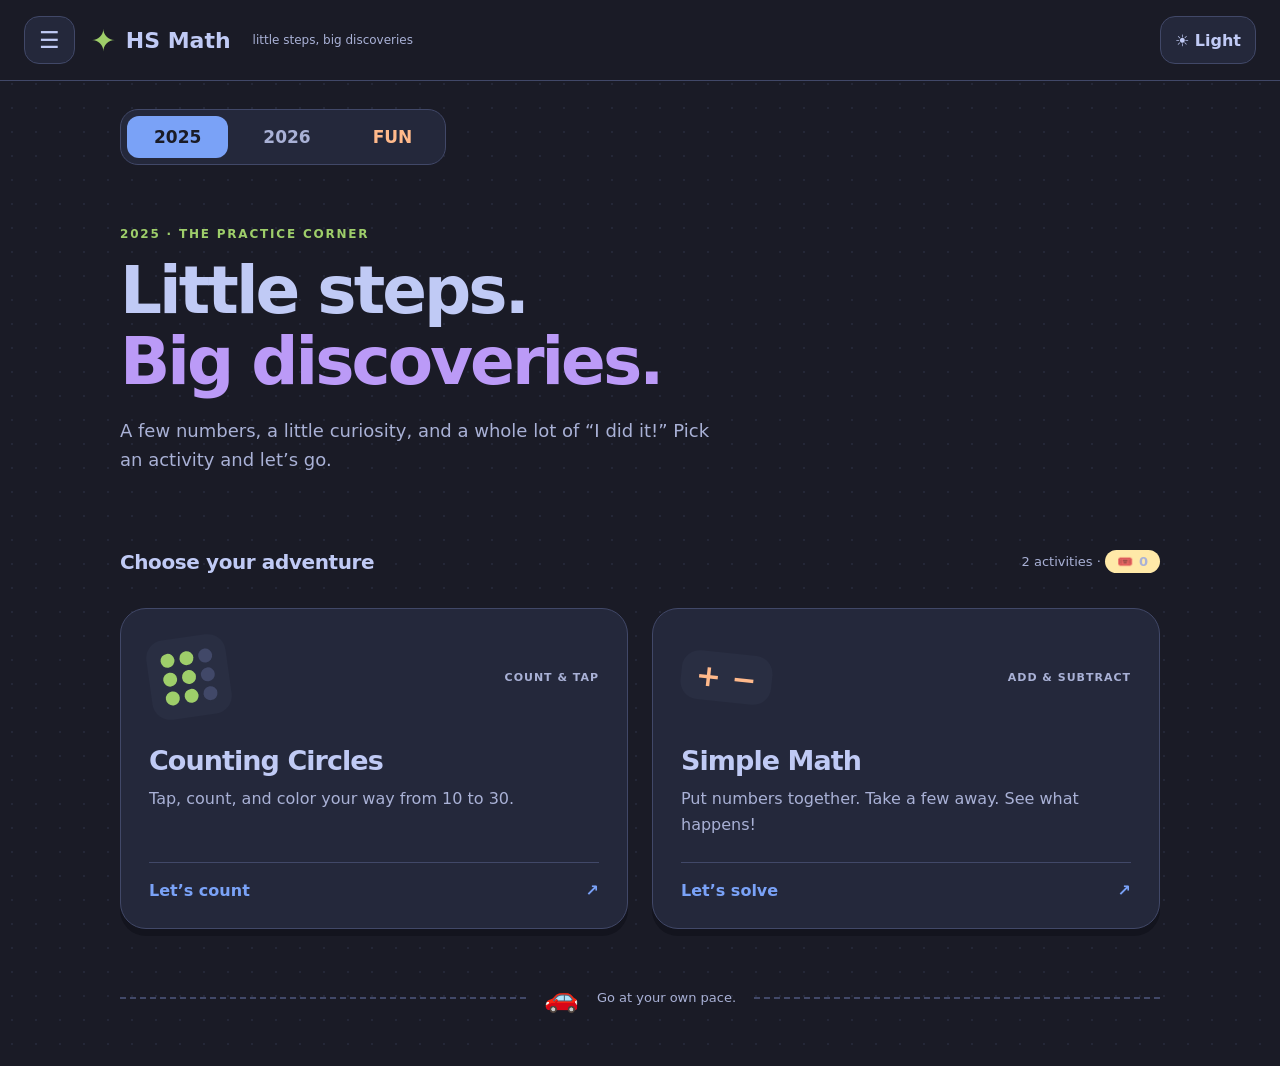
<file: index.html>
<!DOCTYPE html>
<html lang="en">
<head>
<meta charset="UTF-8">
<meta name="viewport" content="width=device-width, initial-scale=1.0">
<meta name="apple-mobile-web-app-capable" content="yes">
<meta name="apple-mobile-web-app-status-bar-style" content="black-translucent">
<link rel="manifest" href="manifest.json">
<title>HS Math</title>
<script>
// A drawer reload gives every page asset the same fresh cache key.
(() => {
  const token = new URLSearchParams(location.search).get('_refresh');
  const suffix = token && /^\d+$/.test(token) ? '?v=' + token : '';
  document.write("<script " + "src=\"theme.js" + suffix + "\"><\/script>\n<link rel=\"stylesheet\" " + "href=\"site.css" + suffix + "\">\n<script " + "src=\"lessons.js" + suffix + "\" defer><\/script>\n<script " + "src=\"fun-gate.js" + suffix + "\" defer><\/script>\n<script " + "src=\"tickets.js" + suffix + "\" defer><\/script>\n<script " + "src=\"site.js" + suffix + "\" defer><\/script>");
})();
</script>
</head>
<body data-page="home">
<main class="home-main">
  <nav class="year-tabs" aria-label="School year">
    <a href="#2025" data-year="2025" aria-current="page">2025</a>
    <a href="#2026" data-year="2026">2026</a>
    <a href="#fun" data-year="fun">FUN</a>
  </nav>
  <section data-year-panel="2025" aria-labelledby="title-2025">
    <div class="hero">
      <p class="eyebrow">2025 · THE PRACTICE CORNER</p>
      <h1 id="title-2025">Little steps.<br><span>Big discoveries.</span></h1>
      <p class="hero-copy">A few numbers, a little curiosity, and a whole lot of “I did it!” Pick an activity and let’s go.</p>
    </div>
    <div class="section-heading"><h2>Choose your adventure</h2><span>2 activities · <span class="ticket-chip" aria-label="Star tickets"><span aria-hidden="true">🎟️</span> <span data-ticket-count>0</span></span></span></div>
    <div class="card-grid">
      <a class="lesson-card" href="counting-circles.html">
        <div class="card-top"><span class="card-art" aria-hidden="true"><i></i><i></i><i></i><i></i><i></i><i></i><i></i><i></i><i></i></span><span class="card-tag">COUNT & TAP</span></div>
        <h3>Counting Circles</h3>
        <p>Tap, count, and color your way from 10 to 30.</p>
        <span class="card-action">Let’s count <span aria-hidden="true">↗</span></span>
      </a>
      <a class="lesson-card" href="simple-math.html">
        <div class="card-top"><span class="math-art" aria-hidden="true">+ −</span><span class="card-tag">ADD & SUBTRACT</span></div>
        <h3>Simple Math</h3>
        <p>Put numbers together. Take a few away. See what happens!</p>
        <span class="card-action">Let’s solve <span aria-hidden="true">↗</span></span>
      </a>
    </div>
  </section>
  <section data-year-panel="2026" aria-labelledby="title-2026" hidden>
    <div class="hero">
      <p class="eyebrow">2026 · A NEW ADVENTURE</p>
      <h1 id="title-2026">So much more<br><span>to explore.</span></h1>
      <p class="hero-copy">A new year of little discoveries, one lesson at a time.</p>
    </div>
    <div class="section-heading"><h2>Your lessons</h2><span><span id="lesson-count"></span> · <span class="ticket-chip" aria-label="Star tickets"><span aria-hidden="true">🎟️</span> <span data-ticket-count>0</span></span></span></div>
    <div class="card-grid" id="lesson-cards"></div>
  </section>
  <section data-year-panel="fun" aria-labelledby="title-fun" hidden>
    <div class="hero">
      <p class="eyebrow">FUN · PLAY TIME</p>
      <h1 id="title-fun">Math that goes<br><span>zoom.</span></h1>
      <p class="hero-copy">Drive a space car, explore a creature island, and count your way to a picnic.</p>
    </div>
    <div class="ticket-panel">
      <span class="ticket-chip" aria-label="Star tickets"><span aria-hidden="true">🎟️</span> <span data-ticket-count>0</span></span>
      <p>Finish a 2026 lesson or solve five problems in a 2025 activity to earn a star ticket. One ticket plays one Cosmic Rally course or one Creature Island level.</p>
      <button class="shell-button free-play" type="button" aria-pressed="false">Grown-ups: Free play</button>
    </div>
    <div class="section-heading"><h2>Games</h2><span>2 games</span></div>
    <div class="card-grid">
      <a class="lesson-card" href="cosmic-rally.html">
        <div class="card-top"><span class="rally-card-art" aria-hidden="true">🚗🌙</span><span class="card-tag">MAKE TEN</span></div>
        <h3>Cosmic Rally</h3>
        <p>Charge the battery to ten, then tap Boost for a moon jump.</p>
        <span class="card-action">Let’s drive <span aria-hidden="true">↗</span></span>
      </a>
      <a class="lesson-card" href="creature-island.html">
        <div class="card-top"><span class="rally-card-art" aria-hidden="true">🏝️🍓</span><span class="card-tag">COUNTING</span></div>
        <h3>Creature Island</h3>
        <p>Pick berries for a friendly creature’s picnic. Each level needs one more.</p>
        <span class="card-action">Let’s explore <span aria-hidden="true">↗</span></span>
      </a>
    </div>
    <button class="shell-button lock-fun" type="button">🔒 Lock FUN</button>
  </section>
  <footer class="road-footer"><span aria-hidden="true">🚗</span> Go at your own pace.</footer>
</main>
</body>
</html>
</file>
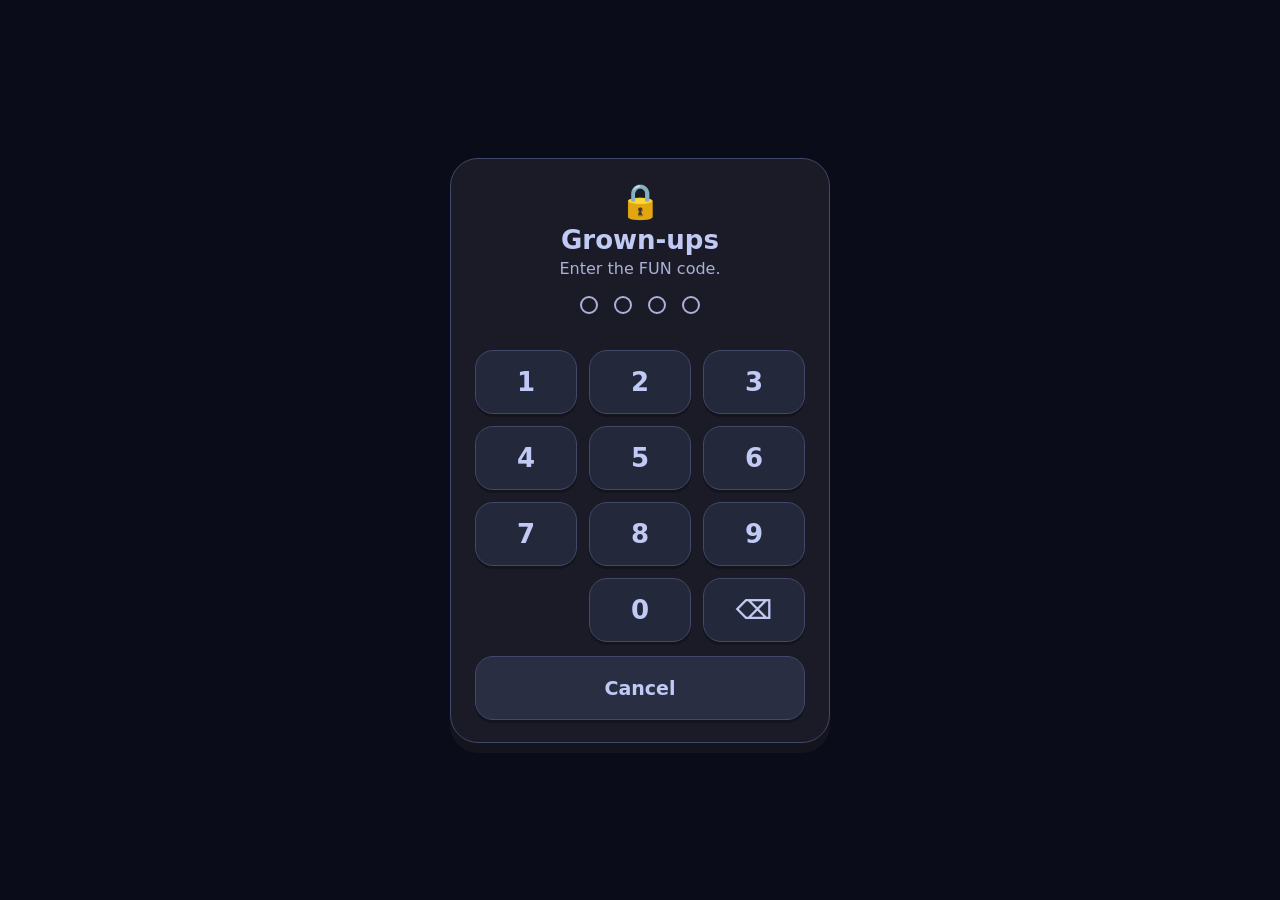
<file: cosmic-rally.html>
<!doctype html>
<html lang="en">
<head>
<meta charset="UTF-8">
<meta name="viewport" content="width=device-width, initial-scale=1.0, user-scalable=no, viewport-fit=cover">
<meta name="apple-mobile-web-app-capable" content="yes">
<meta name="apple-mobile-web-app-status-bar-style" content="black-translucent">
<link rel="manifest" href="manifest.json">
<title>Cosmic Rally · HS Math</title>
<script>
// A drawer reload gives every page asset the same fresh cache key.
(() => {
  const token = new URLSearchParams(location.search).get('_refresh');
  const suffix = token && /^\d+$/.test(token) ? '?v=' + token : '';
  document.write("<script " + "src=\"theme.js" + suffix + "\"><\/script>\n<link rel=\"stylesheet\" " + "href=\"site.css" + suffix + "\">\n<link rel=\"stylesheet\" " + "href=\"cosmic-rally.css" + suffix + "\">\n<script " + "src=\"fun-gate.js" + suffix + "\" defer><\/script>\n<script " + "src=\"tickets.js" + suffix + "\" defer><\/script>\n<script " + "src=\"cosmic-rally-logic.js" + suffix + "\" defer><\/script>\n<script " + "src=\"cosmic-rally.js" + suffix + "\" defer><\/script>");
})();
</script>
</head>
<body data-page="game" class="rally-body">
<div class="rally-app" id="app" data-state="choose">
  <header class="rally-bar">
    <a class="rally-back" href="index.html#fun">← Menu</a>
    <span class="rally-title" aria-hidden="true">Cosmic Rally</span>
    <div class="rally-progress" id="progress" role="img" aria-label="Station 1 of 5"></div>
    <div class="rally-tools">
      <button class="tool-button" id="music" type="button" aria-pressed="true" aria-label="Music on"><span aria-hidden="true">🎵</span></button>
      <button class="tool-button" id="sound" type="button" aria-pressed="true" aria-label="Sound on"><span aria-hidden="true">🔊</span></button>
      <button class="tool-button" id="calm" type="button" aria-pressed="false" aria-label="Calm motion off"><span aria-hidden="true">🐢</span></button>
      <button class="tool-button" id="pause" type="button" aria-label="Pause"><span aria-hidden="true">⏸</span></button>
    </div>
  </header>

  <div class="scene" id="scene">
    <svg id="stage" viewBox="0 0 1000 560" preserveAspectRatio="xMidYMax meet" role="img" aria-labelledby="stage-label">
      <title id="stage-label">A space car on a moon road</title>
      <defs>
        <radialGradient id="moon-shade" cx="38%" cy="35%" r="70%">
          <stop offset="0" stop-color="#fffbe8"/><stop offset=".7" stop-color="#f2e7c4"/><stop offset="1" stop-color="#d9c99b"/>
        </radialGradient>
        <radialGradient id="glow" r="50%">
          <stop offset="0" stop-color="#fff6c2" stop-opacity=".55"/><stop offset="1" stop-color="#fff6c2" stop-opacity="0"/>
        </radialGradient>
        <linearGradient id="earth-sea" x1="0" y1="0" x2="1" y2="1">
          <stop offset="0" stop-color="#5fb2ff"/><stop offset="1" stop-color="#2c5fd0"/>
        </linearGradient>
        <linearGradient id="ground-fill" x1="0" y1="0" x2="0" y2="1">
          <stop class="ground-top" offset="0"/><stop class="ground-bottom" offset="1"/>
        </linearGradient>
        <linearGradient id="flame" x1="1" y1="0" x2="0" y2="0">
          <stop offset="0" stop-color="#fff7b0"/><stop offset=".4" stop-color="#ffb347"/><stop offset="1" stop-color="#ff5e7a" stop-opacity="0"/>
        </linearGradient>
      </defs>
      <g id="layer-stars"></g>
      <g id="layer-far">
        <g class="earth" transform="translate(110 95)">
          <circle r="42" fill="url(#earth-sea)"/>
          <path d="M-22 -26c10 4 14 14 6 22s-2 18 8 20c-14 6-30-4-34-18s6-28 20-24zM14 -34c10 2 22 14 22 28-8-4-14 0-20-6s-10-12-2-22z" fill="#6fd08c"/>
          <circle r="42" fill="none" stroke="#bfe3ff" stroke-width="3" opacity=".6"/>
        </g>
      </g>
      <g id="moon" transform="translate(520 780)">
        <circle r="240" fill="url(#glow)"/>
        <circle r="150" fill="url(#moon-shade)"/>
        <circle cx="-50" cy="-40" r="26" fill="#e3d4a6"/>
        <circle cx="44" cy="30" r="34" fill="#e3d4a6"/>
        <circle cx="-30" cy="62" r="16" fill="#e3d4a6"/>
        <circle cx="70" cy="-60" r="12" fill="#e3d4a6"/>
      </g>
      <g id="layer-mid"></g>
      <g id="layer-hills"></g>
      <g id="layer-world"></g>
      <g id="fx-back"></g>
      <g id="car" class="car" style="--car:#ef4444">
        <g id="car-body">
          <g id="car-flame" opacity="0">
            <path d="M-86 -44 C-130 -58 -170 -38 -200 -34 C-170 -30 -130 -12 -86 -24Z" fill="url(#flame)"/>
            <path d="M-86 -40 C-112 -46 -130 -36 -146 -34 C-130 -32 -112 -24 -86 -28Z" fill="#fffbe0"/>
          </g>
          <line x1="-16" y1="-84" x2="-26" y2="-112" stroke="#d7dcff" stroke-width="4" stroke-linecap="round"/>
          <path class="antenna-star" d="M-26 -124l4 8 9 1-7 6 2 9-8-5-8 5 2-9-7-6 9-1z"/>
          <ellipse cx="-4" cy="-58" rx="44" ry="32" fill="#bfefff" opacity=".85"/>
          <g class="driver">
            <circle cx="-2" cy="-62" r="16" fill="#8ee06b"/>
            <circle cx="-8" cy="-65" r="4.5" fill="#fff"/><circle cx="5" cy="-65" r="4.5" fill="#fff"/>
            <circle cx="-7" cy="-64" r="2.2" fill="#1b1d33"/><circle cx="6" cy="-64" r="2.2" fill="#1b1d33"/>
            <path d="M-8 -55q6 5 12 0" stroke="#1b1d33" stroke-width="2.4" fill="none" stroke-linecap="round"/>
          </g>
          <ellipse cx="-18" cy="-72" rx="14" ry="7" fill="#fff" opacity=".7" transform="rotate(-20 -18 -72)"/>
          <path class="car-paint" d="M-88 -30 C-90 -46 -76 -54 -58 -54 L52 -54 C74 -54 92 -44 94 -30 L94 -22 C94 -16 90 -14 84 -14 L-80 -14 C-86 -14 -88 -18 -88 -24Z"/>
          <path d="M-70 -38 L70 -38" stroke="#fff" stroke-width="6" stroke-linecap="round" opacity=".8"/>
          <path class="car-trim" d="M-88 -26 L94 -26 L94 -20 C94 -16 90 -14 84 -14 L-80 -14 C-86 -14 -88 -18 -88 -20Z"/>
          <circle cx="88" cy="-40" r="6" fill="#fff6a8"/>
          <circle cx="-84" cy="-38" r="5" fill="#ff8aa0"/>
          <g class="wheel" id="wheel-back" transform="translate(-52 -16)">
            <circle r="22" fill="#23243a"/><circle r="12" fill="#c8cde8"/>
            <g class="spokes"><rect x="-2.5" y="-20" width="5" height="40" rx="2" fill="#6a6f92"/><rect x="-20" y="-2.5" width="40" height="5" rx="2" fill="#6a6f92"/></g>
            <circle r="5" fill="#23243a"/>
          </g>
          <g class="wheel" id="wheel-front" transform="translate(56 -16)">
            <circle r="22" fill="#23243a"/><circle r="12" fill="#c8cde8"/>
            <g class="spokes"><rect x="-2.5" y="-20" width="5" height="40" rx="2" fill="#6a6f92"/><rect x="-20" y="-2.5" width="40" height="5" rx="2" fill="#6a6f92"/></g>
            <circle r="5" fill="#23243a"/>
          </g>
        </g>
      </g>
      <g id="fx-front"></g>
    </svg>
    <div class="bubble" id="bubble" role="status" aria-live="polite" hidden></div>
    <div class="trophy" id="trophy" hidden>
      <svg viewBox="-100 -120 200 230" aria-hidden="true">
        <path d="M-58 -96 H58 C58 -20 30 14 0 20 C-30 14 -58 -20 -58 -96Z" fill="#ffd84d" stroke="#fff3b0" stroke-width="6"/>
        <path d="M-58 -80 C-100 -80 -96 -24 -44 -18 M58 -80 C100 -80 96 -24 44 -18" fill="none" stroke="#ffd84d" stroke-width="12" stroke-linecap="round"/>
        <rect x="-12" y="18" width="24" height="34" fill="#e6b422"/>
        <rect x="-50" y="52" width="100" height="26" rx="8" fill="#b9831a"/>
        <path d="M0 -76l9 19 21 3-15 14 4 21-19-10-19 10 4-21-15-14 21-3z" fill="#fff6c2"/>
      </svg>
    </div>
    <div class="curtain" id="curtain" aria-hidden="true"></div>
  </div>

  <section class="deck" aria-label="Controls">
    <div class="panel panel-choose" id="panel-choose">
      <div class="car-choices" role="radiogroup" aria-label="Choose a car">
        <button class="car-choice" type="button" role="radio" aria-checked="false" data-color="#ef4444" aria-label="Red car"></button>
        <button class="car-choice" type="button" role="radio" aria-checked="false" data-color="#3b82f6" aria-label="Blue car"></button>
        <button class="car-choice" type="button" role="radio" aria-checked="false" data-color="#22c55e" aria-label="Green car"></button>
      </div>
      <button class="big-button go-button" id="go" type="button" hidden>Go! <span aria-hidden="true">▶</span><span class="ticket-chip go-cost" id="go-cost" aria-label="costs 1 star ticket"><span aria-hidden="true">🎟️ 1</span></span></button>
    </div>

    <div class="panel panel-drive" id="panel-drive" hidden>
      <p class="drive-note" aria-live="polite">Vroom! <span aria-hidden="true">🚗💨</span></p>
    </div>

    <div class="panel panel-fork" id="panel-fork" hidden>
      <button class="route-button route-crystal" type="button" data-route="crystal" aria-label="Crystal road"><span class="route-art" aria-hidden="true">💎</span><span>Crystal</span></button>
      <button class="route-button route-candy" type="button" data-route="candy" aria-label="Candy road"><span class="route-art" aria-hidden="true">🍭</span><span>Candy</span></button>
    </div>

    <div class="panel panel-math" id="panel-math" hidden>
      <div class="equation" id="equation" role="group" aria-label="Charges plus how many more makes ten"></div>
      <div class="pad" id="pad" role="group" aria-label="Choose a number"></div>
    </div>

    <div class="panel panel-boost" id="panel-boost" hidden>
      <button class="big-button boost-button" id="boost" type="button">Boost! <span aria-hidden="true">🚀</span></button>
    </div>

    <div class="panel panel-done" id="panel-done" hidden>
      <div class="done-actions">
        <button class="big-button replay-button" id="replay" type="button"><span aria-hidden="true">↻</span> Replay</button>
        <a class="big-button menu-button-link" href="index.html#fun">Back to FUN</a>
      </div>
    </div>
  </section>

  <div class="pause-screen" id="pause-screen" hidden>
    <p class="pause-title">Paused</p>
    <button class="big-button resume-button" id="resume" type="button"><span aria-hidden="true">▶</span> Play</button>
    <a class="rally-back pause-menu" href="index.html#fun">← Menu</a>
  </div>
</div>
</body>
</html>
</file>
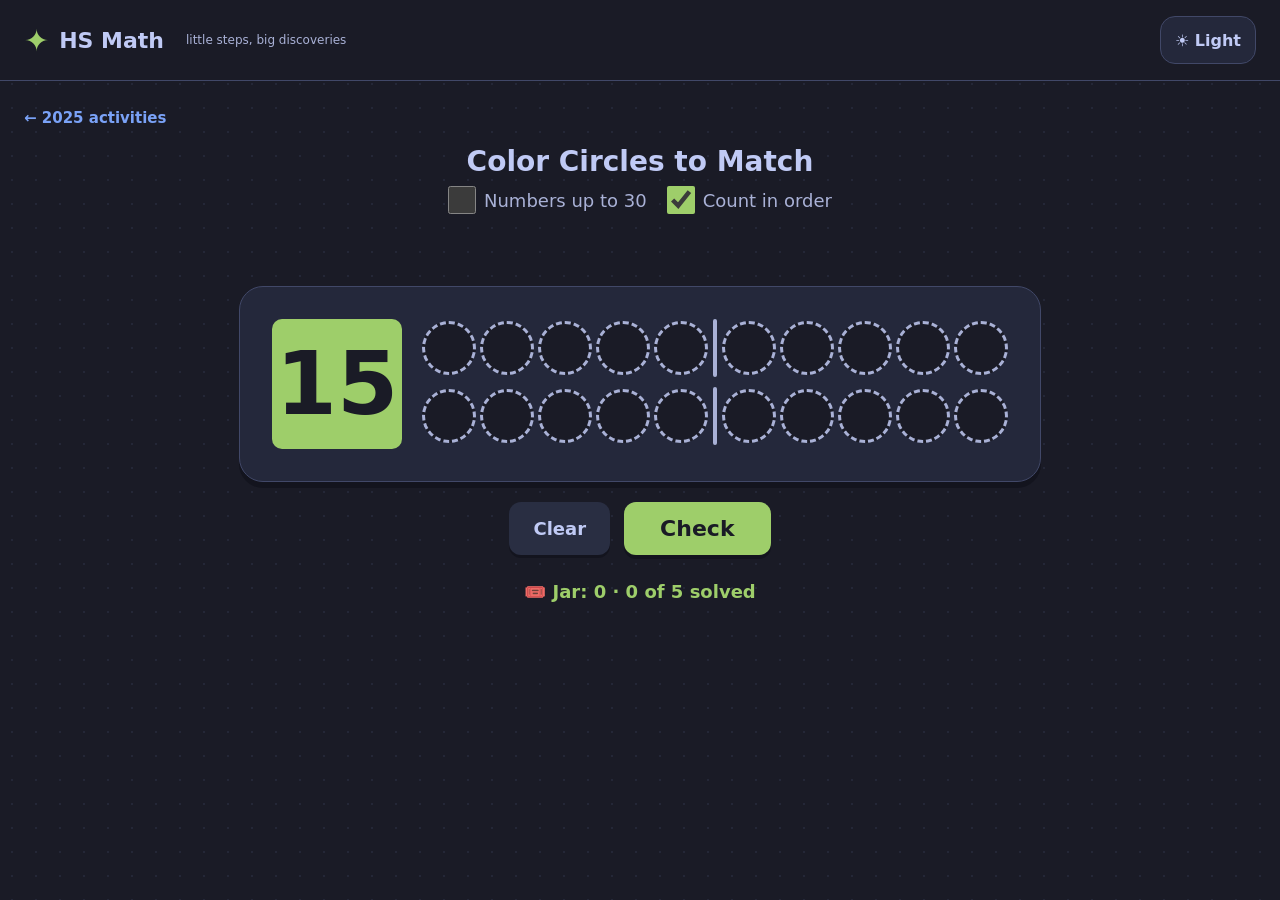
<file: counting-circles.html>
<!DOCTYPE html>
<html lang="en">
<head>
<meta charset="UTF-8">
<meta name="viewport" content="width=device-width, initial-scale=1.0, user-scalable=no">
<meta name="apple-mobile-web-app-capable" content="yes">
<meta name="apple-mobile-web-app-status-bar-style" content="black-translucent">
<link rel="manifest" href="manifest.json">
<title>Color Circles to Match</title>
<style>
  * { box-sizing: border-box; margin: 0; padding: 0; }
  body {
    font-family: -apple-system, 'Helvetica Neue', sans-serif;
    background: #f5f0e0;
    min-height: 100vh;
    min-height: -webkit-fill-available;
    display: flex;
    flex-direction: column;
    align-items: center;
    padding: 20px;
    -webkit-user-select: none;
    user-select: none;
    -webkit-touch-callout: none;
    -webkit-tap-highlight-color: transparent;
    touch-action: manipulation;
  }

  h1 {
    color: #2e7d32;
    font-size: 28px;
    margin-bottom: 8px;
    text-align: center;
  }

  .settings {
    display: flex;
    align-items: center;
    gap: 20px;
    margin-bottom: 16px;
    flex-wrap: wrap;
    justify-content: center;
  }

  .settings label {
    font-size: 18px;
    color: #555;
    display: flex;
    align-items: center;
    gap: 8px;
    cursor: pointer;
  }

  .settings input[type="checkbox"] {
    width: 28px;
    height: 28px;
    accent-color: #2e7d32;
  }

  .exercise {
    background: #fff;
    border-radius: 16px;
    padding: 24px;
    box-shadow: 0 2px 12px rgba(0,0,0,0.1);
    width: fit-content;
    max-width: calc(100vw - 40px);
    margin-bottom: 20px;
  }

  .exercise-layout {
    display: flex;
    align-items: flex-start;
    gap: 20px;
  }

  .exercise-layout.stacked {
    flex-direction: column;
    align-items: center;
  }

  .number-box {
    background: #2e7d32;
    color: #fff;
    font-size: 72px;
    font-weight: 700;
    min-width: 110px;
    height: 110px;
    display: flex;
    align-items: center;
    justify-content: center;
    border-radius: 10px;
    flex-shrink: 0;
    line-height: 1;
  }

  .circles-area {
    display: flex;
    flex-direction: column;
    gap: 10px;
  }

  .circle-row {
    display: flex;
    align-items: center;
  }

  .circle-group {
    display: flex;
    gap: 4px;
  }

  .group-divider {
    width: 4px;
    height: 54px;
    background: #444;
    margin: 0 5px;
    border-radius: 2px;
    flex-shrink: 0;
  }

  .circle {
    width: 50px;
    height: 50px;
    border: 3px dashed #aaa;
    border-radius: 50%;
    background: #fff;
    display: flex;
    align-items: center;
    justify-content: center;
    cursor: pointer;
    transition: background 0.12s, border-color 0.12s, transform 0.08s;
    -webkit-tap-highlight-color: transparent;
    flex-shrink: 0;
    touch-action: manipulation;
  }

  .circle:active {
    transform: scale(0.9);
  }

  .circle.filled {
    background: #4caf50;
    border: 3px solid #2e7d32;
  }

  .circle.filled::after {
    content: '';
    width: 20px;
    height: 20px;
    background: #2e7d32;
    border-radius: 50%;
  }

  .buttons {
    display: flex;
    gap: 14px;
    justify-content: center;
    flex-wrap: wrap;
    margin-bottom: 16px;
  }

  button {
    font-size: 22px;
    font-weight: 600;
    padding: 14px 36px;
    border: none;
    border-radius: 12px;
    cursor: pointer;
    transition: transform 0.08s, box-shadow 0.08s;
    -webkit-tap-highlight-color: transparent;
    touch-action: manipulation;
  }

  button:active {
    transform: scale(0.95);
  }

  .btn-check {
    background: #2e7d32;
    color: #fff;
    box-shadow: 0 4px 0 #1b5e20;
  }
  .btn-check:active {
    box-shadow: 0 2px 0 #1b5e20;
    transform: translateY(2px) scale(0.95);
  }

  .btn-reset {
    background: #e0e0e0;
    color: #555;
    box-shadow: 0 4px 0 #bdbdbd;
    font-size: 18px;
    padding: 14px 24px;
  }

  .feedback {
    text-align: center;
    font-size: 30px;
    font-weight: 700;
    min-height: 46px;
    display: flex;
    align-items: center;
    justify-content: center;
    margin-bottom: 10px;
  }

  .feedback.correct { color: #2e7d32; }
  .feedback.wrong { color: #c62828; }

  .score {
    text-align: center;
    font-size: 18px;
    color: #666;
    margin-bottom: 10px;
  }

  /* iPad landscape */
  @media (min-width: 700px) {
    .exercise { padding: 32px; }
    .number-box {
      font-size: 88px;
      min-width: 130px;
      height: 130px;
    }
    .circle { width: 54px; height: 54px; }
    .circle.filled::after { width: 22px; height: 22px; }
    .group-divider { height: 58px; }
  }

  /* Small phones */
  @media (max-width: 500px) {
    .circle {
      width: 36px;
      height: 36px;
      border-width: 2px;
    }
    .circle.filled { border-width: 2px; }
    .circle.filled::after { width: 14px; height: 14px; }
    .group-divider { height: 40px; width: 3px; margin: 0 3px; }
    .number-box {
      font-size: 48px;
      min-width: 76px;
      height: 76px;
    }
    .circle-group { gap: 3px; }
    .exercise-layout { gap: 12px; }
  }

  .confetti {
    position: fixed;
    top: 0; left: 0;
    width: 100%; height: 100%;
    pointer-events: none;
    z-index: 999;
  }
</style>
<script>
// A drawer reload gives every page asset the same fresh cache key.
(() => {
  const token = new URLSearchParams(location.search).get('_refresh');
  const suffix = token && /^\d+$/.test(token) ? '?v=' + token : '';
  document.write("<script " + "src=\"theme.js" + suffix + "\"><\/script>\n<link rel=\"stylesheet\" " + "href=\"site.css" + suffix + "\">\n<script " + "src=\"tickets.js" + suffix + "\" defer><\/script>\n<script " + "src=\"site.js" + suffix + "\" defer><\/script>");
})();
</script>
</head>
<body data-page="exercise">

<a class="exercise-back" href="index.html#2025">&larr; 2025 activities</a>

<h1>Color Circles to Match</h1>

<div class="settings">
  <label>
    <input type="checkbox" id="allow25">
    Numbers up to 30
  </label>
  <label>
    <input type="checkbox" id="inOrder" checked>
    Count in order
  </label>
</div>

<div class="feedback" id="feedback"></div>

<div class="exercise" id="exercise"></div>

<div class="buttons">
  <button class="btn-reset" onclick="resetCircles()">Clear</button>
  <button class="btn-check" onclick="checkAnswer()">Check</button>
</div>

<div class="score" id="score"></div>
<div class="ticket-progress" id="ticket-progress" role="status" aria-live="polite"></div>

<canvas class="confetti" id="confetti"></canvas>

<script>
var targetNumber = 0;
var totalCorrect = 0;
var totalProblems = 0;
var maxNumber = 20;
var answered = false;
var advancing = false;
var successiveOnly = true;
var practiceSet = null;
var misses = 0;

function renderTicketProgress(earned) {
  var tickets = window.StarTickets;
  if (tickets && !practiceSet) practiceSet = tickets.practiceSet('counting-circles');
  var count = practiceSet ? practiceSet.count() : 0;
  var balance = tickets ? tickets.balance() : 0;
  document.getElementById('ticket-progress').textContent = earned
    ? '🎟️ Star ticket earned! Jar: ' + balance
    : '🎟️ Jar: ' + balance + ' · ' + count + ' of 5 solved';
}

// Tickets load after this script; show saved progress once they are ready.
document.addEventListener('DOMContentLoaded', function() { renderTicketProgress(false); });

function recordSolved() {
  if (!window.StarTickets) return;
  if (!practiceSet) practiceSet = window.StarTickets.practiceSet('counting-circles');
  renderTicketProgress(practiceSet.recordCorrect(misses));
}

document.getElementById('allow25').addEventListener('change', function() {
  maxNumber = this.checked ? 30 : 20;
  newProblem();
});

document.getElementById('inOrder').addEventListener('change', function() {
  successiveOnly = this.checked;
});

function newProblem() {
  targetNumber = 10 + Math.floor(Math.random() * (maxNumber - 10 + 1));
  answered = false;
  misses = 0;
  advancing = false;
  document.getElementById('feedback').textContent = '';
  document.getElementById('feedback').className = 'feedback';
  renderExercise();
  updateScore();
  renderTicketProgress(false);
}

function renderExercise() {
  var container = document.getElementById('exercise');
  var totalCircles = maxNumber <= 20 ? 20 : 30;
  var rowCount = totalCircles / 10;
  var stacked = rowCount > 2;

  var html = '<div class="exercise-layout' + (stacked ? ' stacked' : '') + '">';
  html += '<div class="number-box">' + targetNumber + '</div>';
  html += '<div class="circles-area">';

  for (var row = 0; row < rowCount; row++) {
    html += '<div class="circle-row">';
    html += '<div class="circle-group">';
    for (var col = 0; col < 5; col++) {
      var idx = row * 10 + col;
      html += '<div class="circle" data-idx="' + idx + '"></div>';
    }
    html += '</div>';
    html += '<div class="group-divider"></div>';
    html += '<div class="circle-group">';
    for (var col2 = 5; col2 < 10; col2++) {
      var idx2 = row * 10 + col2;
      html += '<div class="circle" data-idx="' + idx2 + '"></div>';
    }
    html += '</div>';
    html += '</div>';
  }

  html += '</div></div>';
  container.innerHTML = html;
}

// Attach touch/click handler once via event delegation
document.getElementById('exercise').addEventListener('pointerdown', handleCircleTap);

function handleCircleTap(e) {
  var circle = e.target.closest('.circle');
  if (!circle || advancing) return;
  e.preventDefault();

  if (successiveOnly) {
    var idx = parseInt(circle.getAttribute('data-idx'));
    var filledCount = document.querySelectorAll('.circle.filled').length;
    if (circle.classList.contains('filled')) {
      // Only allow unfilling the last filled circle
      if (idx !== filledCount - 1) return;
    } else {
      // Only allow filling the next circle in sequence
      if (idx !== filledCount) return;
    }
  }

  var filling = !circle.classList.contains('filled');
  circle.classList.toggle('filled');
  playTapSound(filling);
}

function playTapSound(filling) {
  var ctx = getAudioCtx();
  var now = ctx.currentTime;
  var osc = ctx.createOscillator();
  var gain = ctx.createGain();
  osc.type = 'sine';
  osc.frequency.value = filling ? 880 : 440;
  gain.gain.setValueAtTime(0.1, now);
  gain.gain.exponentialRampToValueAtTime(0.001, now + 0.08);
  osc.connect(gain);
  gain.connect(ctx.destination);
  osc.start(now);
  osc.stop(now + 0.08);
}

function resetCircles() {
  if (advancing) return;
  var filled = document.querySelectorAll('.circle.filled');
  for (var i = 0; i < filled.length; i++) {
    filled[i].classList.remove('filled');
  }
  document.getElementById('feedback').textContent = '';
  document.getElementById('feedback').className = 'feedback';
}

function checkAnswer() {
  if (advancing) return;
  var filled = document.querySelectorAll('.circle.filled').length;
  var fb = document.getElementById('feedback');

  if (filled === targetNumber) {
    fb.textContent = 'Correct! ' + filled + ' = ' + targetNumber;
    fb.className = 'feedback correct';
    if (!answered) {
      totalCorrect++;
      totalProblems++;
      answered = true;
    }
    recordSolved();
    playCorrectSound();
    launchConfetti();
    advancing = true;
    setTimeout(function() {
      newProblem();
    }, 2000);
  } else {
    var hint = '';
    if (filled === 0) {
      hint = 'Tap the circles first!';
    } else if (filled > targetNumber) {
      hint = 'Too many! You colored ' + filled + '.';
    } else {
      hint = 'Not enough! You colored ' + filled + '.';
    }
    if (filled > 0) misses++;
    playWrongSound();
    fb.textContent = hint;
    fb.className = 'feedback wrong';
    if (!answered) {
      totalProblems++;
      answered = true;
    }
  }
  updateScore();
}

function updateScore() {
  var el = document.getElementById('score');
  if (totalProblems > 0) {
    el.textContent = totalCorrect + ' correct out of ' + totalProblems + ' problems';
  } else {
    el.textContent = '';
  }
}

// Sound effects via Web Audio API
var audioCtx = null;
function getAudioCtx() {
  if (!audioCtx) audioCtx = new (window.AudioContext || window.webkitAudioContext)();
  return audioCtx;
}

function playCorrectSound() {
  var ctx = getAudioCtx();
  var now = ctx.currentTime;
  var notes = [523, 659, 784]; // C5, E5, G5 — ascending major chord
  notes.forEach(function(freq, i) {
    var osc = ctx.createOscillator();
    var gain = ctx.createGain();
    osc.type = 'sine';
    osc.frequency.value = freq;
    gain.gain.setValueAtTime(0.25, now + i * 0.12);
    gain.gain.exponentialRampToValueAtTime(0.001, now + i * 0.12 + 0.4);
    osc.connect(gain);
    gain.connect(ctx.destination);
    osc.start(now + i * 0.12);
    osc.stop(now + i * 0.12 + 0.4);
  });
}

function playWrongSound() {
  var ctx = getAudioCtx();
  var now = ctx.currentTime;
  var osc = ctx.createOscillator();
  var gain = ctx.createGain();
  osc.type = 'square';
  osc.frequency.setValueAtTime(300, now);
  osc.frequency.linearRampToValueAtTime(200, now + 0.3);
  gain.gain.setValueAtTime(0.15, now);
  gain.gain.exponentialRampToValueAtTime(0.001, now + 0.3);
  osc.connect(gain);
  gain.connect(ctx.destination);
  osc.start(now);
  osc.stop(now + 0.3);
}

// Confetti animation
function launchConfetti() {
  var canvas = document.getElementById('confetti');
  var ctx = canvas.getContext('2d');
  canvas.width = window.innerWidth;
  canvas.height = window.innerHeight;

  var colors = ['#4caf50','#ff9800','#2196f3','#e91e63','#ffeb3b','#9c27b0'];
  var pieces = [];
  for (var i = 0; i < 80; i++) {
    pieces.push({
      x: Math.random() * canvas.width,
      y: -10 - Math.random() * 100,
      w: 8 + Math.random() * 8,
      h: 6 + Math.random() * 6,
      color: colors[Math.floor(Math.random() * colors.length)],
      vx: (Math.random() - 0.5) * 4,
      vy: 2 + Math.random() * 4,
      rot: Math.random() * Math.PI * 2,
      rv: (Math.random() - 0.5) * 0.2
    });
  }

  var frame = 0;
  function draw() {
    ctx.clearRect(0, 0, canvas.width, canvas.height);
    var alive = false;
    for (var i = 0; i < pieces.length; i++) {
      var p = pieces[i];
      p.x += p.vx;
      p.y += p.vy;
      p.vy += 0.1;
      p.rot += p.rv;
      if (p.y < canvas.height + 20) alive = true;
      ctx.save();
      ctx.translate(p.x, p.y);
      ctx.rotate(p.rot);
      ctx.fillStyle = p.color;
      ctx.fillRect(-p.w/2, -p.h/2, p.w, p.h);
      ctx.restore();
    }
    frame++;
    if (alive && frame < 180) {
      requestAnimationFrame(draw);
    } else {
      ctx.clearRect(0, 0, canvas.width, canvas.height);
    }
  }
  draw();
}

newProblem();
window.addEventListener('DOMContentLoaded', function() { renderTicketProgress(false); });
</script>
</body>
</html>
</file>
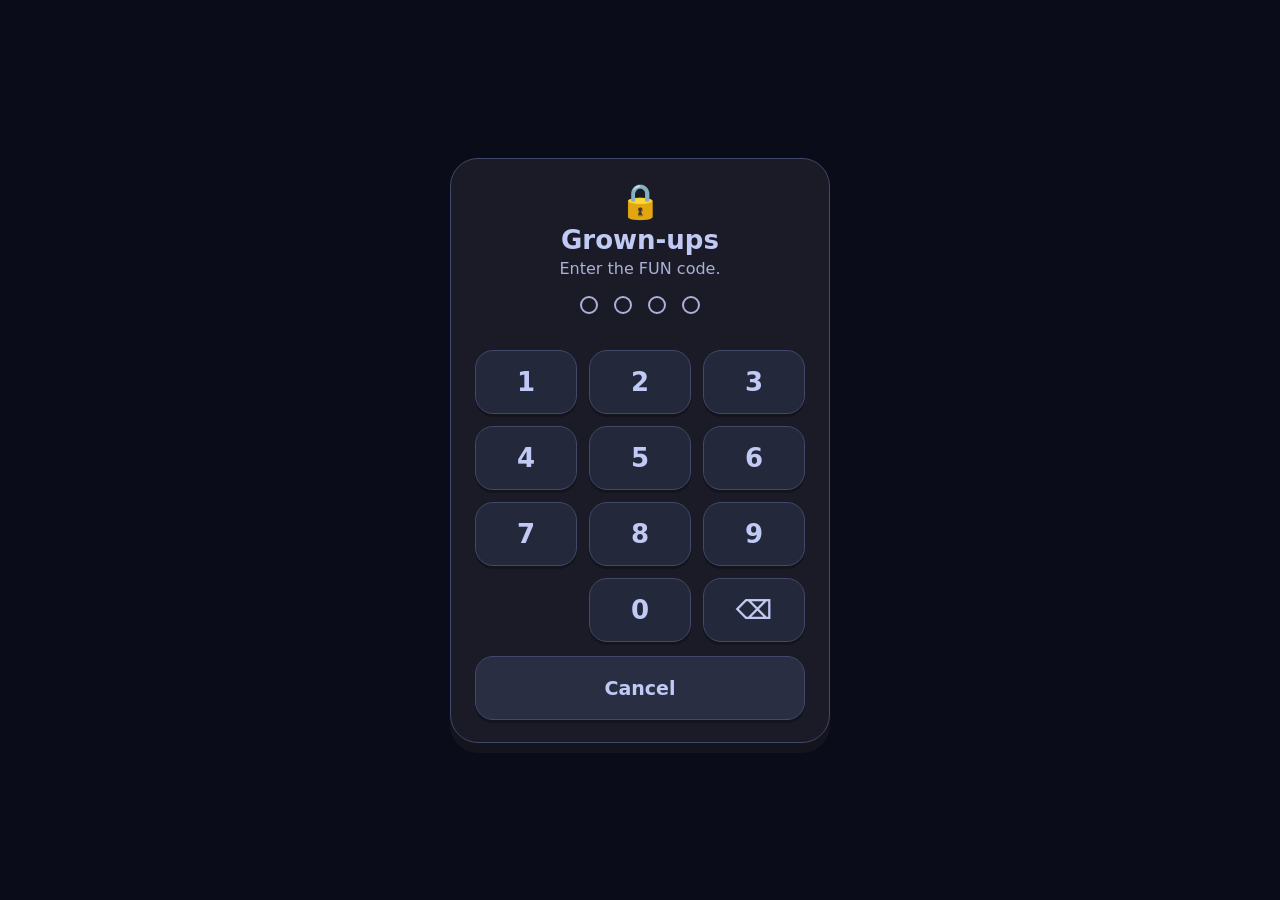
<file: creature-island.html>
<!doctype html>
<html lang="en">
<head>
<meta charset="UTF-8">
<meta name="viewport" content="width=device-width, initial-scale=1.0, user-scalable=no, viewport-fit=cover">
<meta name="apple-mobile-web-app-capable" content="yes">
<meta name="apple-mobile-web-app-status-bar-style" content="black-translucent">
<link rel="manifest" href="manifest.json">
<title>Creature Island · HS Math</title>
<script>
// A drawer reload gives every page asset the same fresh cache key.
(() => {
  const token = new URLSearchParams(location.search).get('_refresh');
  const suffix = token && /^\d+$/.test(token) ? '?v=' + token : '';
  document.write("<script " + "src=\"theme.js" + suffix + "\"><\/script>\n<link rel=\"stylesheet\" " + "href=\"site.css" + suffix + "\">\n<link rel=\"stylesheet\" " + "href=\"creature-island.css" + suffix + "\">\n<script " + "src=\"fun-gate.js" + suffix + "\" defer><\/script>\n<script " + "src=\"tickets.js" + suffix + "\" defer><\/script>\n<script " + "src=\"creature-island-logic.js" + suffix + "\" defer><\/script>\n<script " + "src=\"creature-island.js" + suffix + "\" defer><\/script>");
})();
</script>
</head>
<body data-page="game" class="island-body">
<div class="island-app" id="app">
  <header class="island-bar">
    <a class="island-back" href="index.html#fun">← Menu</a>
    <span class="island-title" aria-hidden="true">Creature Island</span>
    <div class="level-badge" id="level-badge" role="img" aria-label="Level 1"><span aria-hidden="true">⭐ Level <b id="level-num">1</b></span></div>
    <div class="basket-meter" id="basket-meter" role="img" aria-label="Basket: 0 of 3 berries">
      <svg class="meter-basket" viewBox="-30 -30 60 50" aria-hidden="true">
        <path d="M-20 -6 C-20 -30 20 -30 20 -6" fill="none" stroke="#9a5b24" stroke-width="5" stroke-linecap="round"/>
        <path d="M-26 -8 H26 L20 16 C19 19 17 20 14 20 H-14 C-17 20 -19 19 -20 16Z" fill="#d48b3f"/>
        <path d="M-22 1 H22 M-19 10 H19" stroke="#a8652a" stroke-width="3"/>
      </svg>
      <div class="meter-slots" id="meter-slots"></div>
    </div>
    <div class="island-tools">
      <button class="tool-button" id="sound" type="button" aria-pressed="true" aria-label="Sound on"><span aria-hidden="true">🔊</span></button>
      <button class="tool-button" id="pause" type="button" aria-label="Pause"><span aria-hidden="true">⏸</span></button>
    </div>
  </header>

  <div class="scene" id="scene">
    <svg id="stage" viewBox="0 0 1000 700" preserveAspectRatio="xMidYMid meet" role="img" aria-labelledby="stage-label">
      <title id="stage-label">A small island clearing with a friendly creature, berry bushes, and a picnic blanket</title>
      <defs>
        <radialGradient id="sea-fill" cx="50%" cy="52%" r="75%">
          <stop offset="0" stop-color="#5fd3ea"/><stop offset=".55" stop-color="#34a9d6"/><stop offset="1" stop-color="#1f78b8"/>
        </radialGradient>
        <radialGradient id="grass-fill" cx="50%" cy="45%" r="60%">
          <stop offset="0" stop-color="#9be36b"/><stop offset=".75" stop-color="#7fcf55"/><stop offset="1" stop-color="#69bb47"/>
        </radialGradient>
        <radialGradient id="pond-fill" cx="45%" cy="40%" r="65%">
          <stop offset="0" stop-color="#8fe6f5"/><stop offset=".7" stop-color="#46b8e0"/><stop offset="1" stop-color="#2f93c6"/>
        </radialGradient>
        <radialGradient id="berry-fill" cx="35%" cy="30%" r="70%">
          <stop offset="0" stop-color="#ff9ab5"/><stop offset=".5" stop-color="#e5335f"/><stop offset="1" stop-color="#a3163f"/>
        </radialGradient>
        <radialGradient id="cue-glow" r="50%">
          <stop offset="0" stop-color="#fff7b0" stop-opacity=".85"/><stop offset="1" stop-color="#fff7b0" stop-opacity="0"/>
        </radialGradient>
        <pattern id="gingham" width="24" height="24" patternUnits="userSpaceOnUse">
          <rect width="24" height="24" fill="#fff4ef"/>
          <rect width="12" height="24" fill="#ff8f8f" opacity=".55"/>
          <rect width="24" height="12" fill="#ff8f8f" opacity=".55"/>
        </pattern>
        <symbol id="berry" viewBox="-16 -20 32 36" overflow="visible">
          <circle r="13" fill="url(#berry-fill)"/>
          <circle cx="-4" cy="-4" r="3.5" fill="#fff" opacity=".75"/>
          <circle cx="3" cy="4" r="1.3" fill="#ffd1dc"/><circle cx="-4" cy="6" r="1.3" fill="#ffd1dc"/><circle cx="6" cy="-3" r="1.3" fill="#ffd1dc"/>
          <path d="M0 -12 C-7 -20 -12 -15 -11 -12 C-7 -11 -3 -12 0 -12 C3 -18 9 -17 10 -13 C6 -11 3 -11 0 -12Z" fill="#3fa34d"/>
        </symbol>
      </defs>
      <g id="layer-sea"></g>
      <g id="layer-ground"></g>
      <g id="layer-marks"></g>
      <g id="layer-sprites"></g>
      <g id="layer-fx"></g>
      <g id="layer-bubble"></g>
    </svg>
    <button class="big-button next-float" id="next-float" type="button" hidden>Next level <span aria-hidden="true">▶</span></button>
    <div class="level-card" id="level-card" hidden>
      <div class="level-card-box">
        <p class="level-card-title"><span aria-hidden="true">⭐</span> Level <span id="card-level">1</span></p>
        <div class="level-card-berries" id="card-berries" role="img" aria-label="3 berries"></div>
        <p class="level-card-jar"><span class="ticket-chip" aria-label="Star tickets"><span aria-hidden="true">🎟️</span> <span data-ticket-count>0</span></span><span class="free-tag" id="free-tag" hidden>Free play</span></p>
        <button class="big-button play-button" id="play" type="button"><span aria-hidden="true">▶</span> Play<span class="ticket-chip play-cost" id="play-cost" aria-label="costs 1 star ticket"><span aria-hidden="true">🎟️ 1</span></span></button>
      </div>
    </div>
  </div>

  <div class="pause-screen" id="pause-screen" hidden>
    <p class="pause-title">Paused</p>
    <button class="big-button resume-button" id="resume" type="button"><span aria-hidden="true">▶</span> Play</button>
    <button class="big-button replay-button" id="restart-level" type="button" hidden><span aria-hidden="true">↻</span> Start over</button>
    <a class="island-back pause-menu" href="index.html#fun">← Menu</a>
  </div>
</div>
<pre id="test-results" hidden></pre>
</body>
</html>
</file>
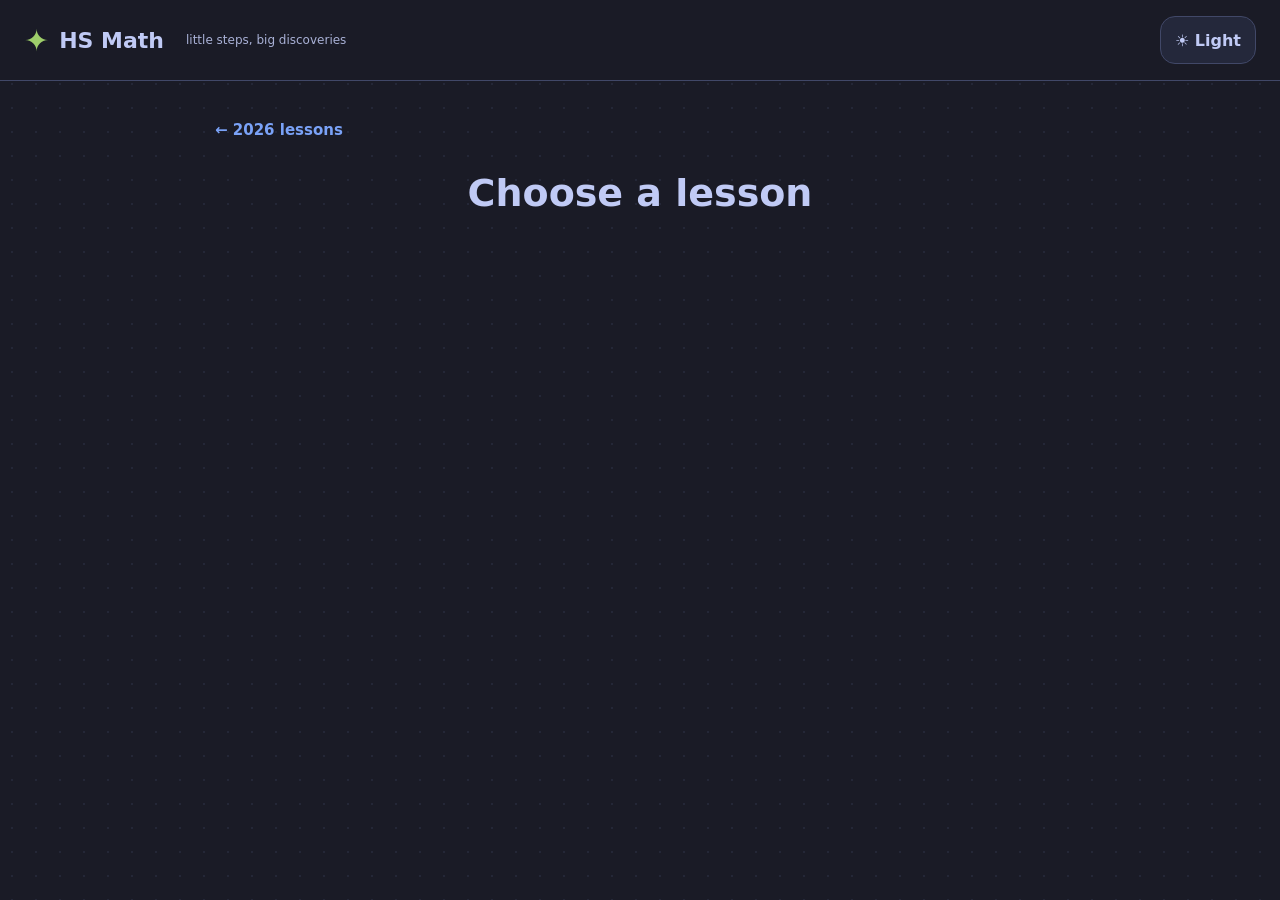
<file: lesson.html>
<!doctype html>
<html lang="en">
<head>
<meta charset="UTF-8">
<meta name="viewport" content="width=device-width, initial-scale=1.0">
<meta name="apple-mobile-web-app-capable" content="yes">
<link rel="manifest" href="manifest.json">
<title>Lesson · HS Math</title>
<script>
// A drawer reload gives every page asset the same fresh cache key.
(() => {
  const token = new URLSearchParams(location.search).get('_refresh');
  const suffix = token && /^\d+$/.test(token) ? '?v=' + token : '';
  document.write("<script " + "src=\"theme.js" + suffix + "\"><\/script>\n<link rel=\"stylesheet\" " + "href=\"site.css" + suffix + "\">\n<link rel=\"stylesheet\" " + "href=\"lesson.css" + suffix + "\">\n<script " + "src=\"lessons.js" + suffix + "\" defer><\/script>\n<script " + "src=\"tickets.js" + suffix + "\" defer><\/script>\n<script " + "src=\"site.js" + suffix + "\" defer><\/script>\n<script " + "src=\"lesson.js" + suffix + "\" defer><\/script>");
})();
</script>
</head>
<body data-page="lesson">
<main class="lesson-main">
<a class="exercise-back" href="index.html#2026">← 2026 lessons</a>
<p class="eyebrow" id="lesson-number"></p>
<h1 id="lesson-title">Math practice</h1>
<section id="practice">
<div class="progress" id="progress" aria-label="Lesson progress"></div>
<p id="instruction">Count. Tap a box. Choose a number.</p>
<div class="ten-frame" id="frame" role="group" aria-label="Ten-frame"></div>
<div id="hint-counts" class="hint-counts" aria-live="polite" hidden></div>
<div class="equation" id="equation" role="group" aria-label="Complete the equation"></div>
<div class="number-pad" id="number-pad" aria-label="Choose a number"></div>
<div class="lesson-controls">
<button class="lesson-button primary" id="check">Check ✓</button>
<button class="lesson-button" id="clear">Clear</button>
<button class="lesson-button" id="help" hidden>Help ✦</button>
</div>
<p id="feedback" class="lesson-feedback" role="status" aria-live="polite"></p>
</section>
<section id="finish" class="finish" hidden>
<div aria-hidden="true" class="finish-art">🌟 🚗 🌟</div>
<h2 tabindex="-1" id="finish-title">All done!</h2>
<p>You practiced five questions.</p>
<p class="ticket-earned" id="ticket-earned" hidden><span aria-hidden="true">🎟️</span> You earned a star ticket!</p>
<p class="ticket-earned" id="ticket-missed" hidden>Take your time on each one to earn a <span aria-hidden="true">🎟️</span> star ticket.</p>
<p class="ticket-total">Ticket jar: <span class="ticket-chip"><span aria-hidden="true">🎟️</span> <span id="ticket-count">0</span></span></p>
<button id="again" class="lesson-button primary">Try again</button>
<a class="lesson-button" href="index.html#2026">2026 lessons</a>
</section>
</main>
</body>
</html>
</file>
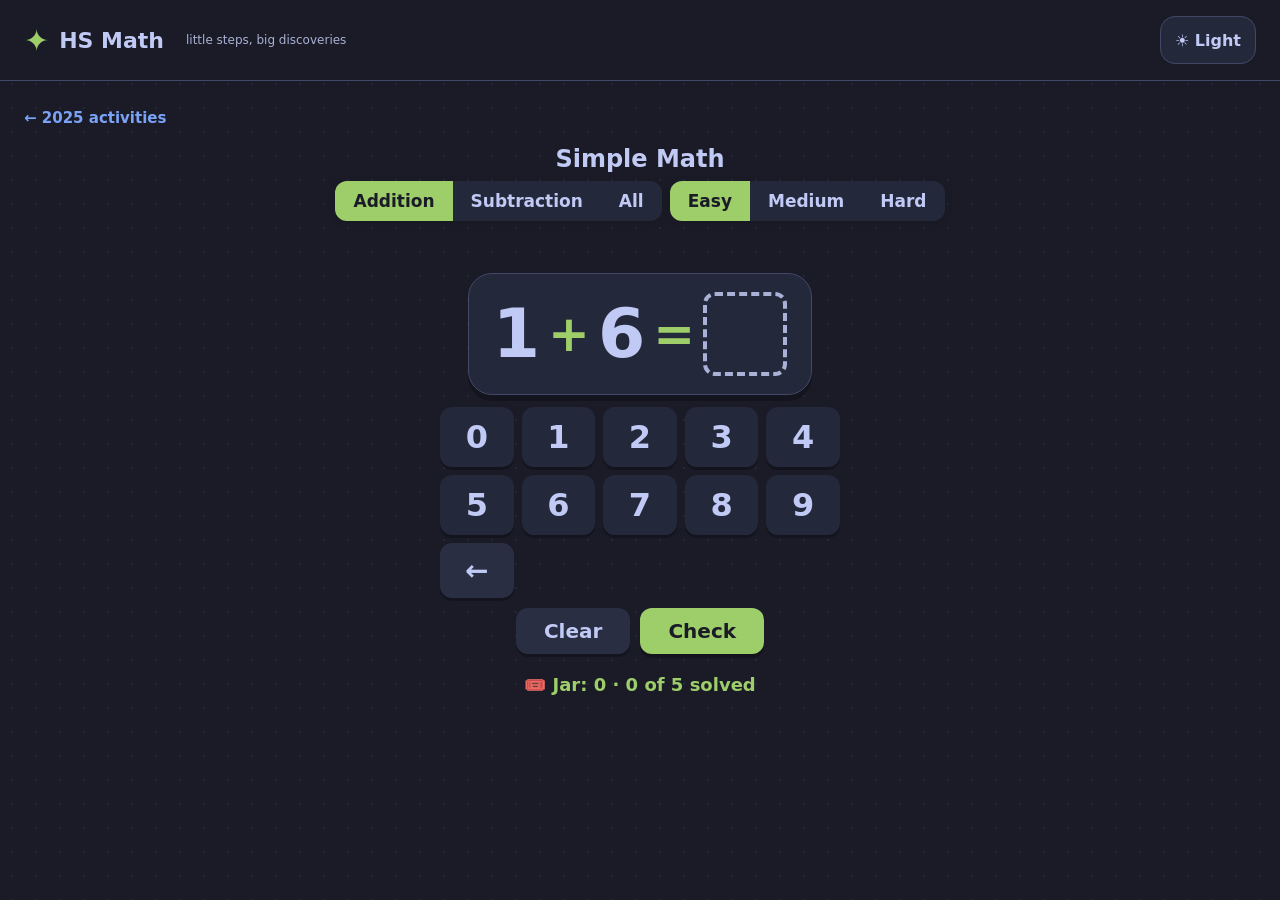
<file: simple-math.html>
<!DOCTYPE html>
<html lang="en">
<head>
<meta charset="UTF-8">
<meta name="viewport" content="width=device-width, initial-scale=1.0, user-scalable=no">
<meta name="apple-mobile-web-app-capable" content="yes">
<meta name="apple-mobile-web-app-status-bar-style" content="black-translucent">
<link rel="manifest" href="manifest.json">
<title>Simple Math</title>
<style>
  * { box-sizing: border-box; margin: 0; padding: 0; }
  body {
    font-family: -apple-system, 'Helvetica Neue', sans-serif;
    background: #f5f0e0;
    min-height: 100vh;
    min-height: -webkit-fill-available;
    display: flex;
    flex-direction: column;
    align-items: center;
    padding: 12px 16px;
    -webkit-user-select: none;
    user-select: none;
    -webkit-touch-callout: none;
    -webkit-tap-highlight-color: transparent;
    touch-action: manipulation;
  }

  .nav {
    align-self: flex-start;
    margin-bottom: 8px;
  }
  .nav a {
    font-size: 18px;
    color: #1976d2;
    text-decoration: none;
    font-weight: 600;
  }

  h1 {
    color: #2e7d32;
    font-size: 24px;
    margin-bottom: 8px;
    text-align: center;
  }

  .selectors {
    display: flex;
    flex-wrap: wrap;
    gap: 8px;
    justify-content: center;
    margin-bottom: 10px;
  }

  .mode-selector {
    display: flex;
    gap: 0;
    border-radius: 12px;
    overflow: hidden;
    box-shadow: 0 2px 8px rgba(0,0,0,0.1);
  }

  .mode-btn {
    font-size: 17px;
    font-weight: 600;
    padding: 10px 18px;
    border: none;
    background: #fff;
    color: #555;
    cursor: pointer;
    touch-action: manipulation;
    -webkit-tap-highlight-color: transparent;
    transition: background 0.15s, color 0.15s;
  }
  .mode-btn.active {
    background: #2e7d32;
    color: #fff;
  }


  .feedback {
    text-align: center;
    font-size: 26px;
    font-weight: 700;
    min-height: 36px;
    display: flex;
    align-items: center;
    justify-content: center;
    margin-bottom: 6px;
  }
  .feedback.correct { color: #2e7d32; }
  .feedback.wrong { color: #c62828; }

  .problem-card {
    background: #fff;
    border-radius: 16px;
    padding: 18px 24px;
    box-shadow: 0 2px 12px rgba(0,0,0,0.1);
    margin-bottom: 12px;
    display: flex;
    align-items: center;
    justify-content: center;
    gap: 0;
  }

  .problem-num {
    font-size: 68px;
    font-weight: 700;
    color: #333;
    line-height: 1;
  }

  .problem-op {
    font-size: 50px;
    font-weight: 700;
    color: #2e7d32;
    margin: 0 8px;
    line-height: 1;
  }

  .answer-box {
    font-size: 68px;
    font-weight: 700;
    color: #1976d2;
    min-width: 84px;
    height: 84px;
    border: 4px dashed #aaa;
    border-radius: 12px;
    display: flex;
    align-items: center;
    justify-content: center;
    line-height: 1;
  }
  .answer-box.has-value {
    border: 4px solid #1976d2;
    background: #e3f2fd;
  }

  .numpad {
    display: grid;
    grid-template-columns: repeat(5, 1fr);
    gap: 8px;
    width: 100%;
    max-width: 400px;
    margin-bottom: 10px;
  }

  .numpad button {
    font-size: 32px;
    font-weight: 700;
    padding: 11px 0;
    border: none;
    border-radius: 12px;
    background: #fff;
    color: #333;
    box-shadow: 0 3px 0 #ccc;
    cursor: pointer;
    touch-action: manipulation;
    -webkit-tap-highlight-color: transparent;
    transition: transform 0.08s, box-shadow 0.08s;
  }
  .numpad button:active {
    transform: translateY(2px);
    box-shadow: 0 1px 0 #ccc;
  }
  .numpad button.backspace {
    font-size: 28px;
    background: #e0e0e0;
    color: #555;
    box-shadow: 0 3px 0 #bdbdbd;
  }

  .buttons {
    display: flex;
    gap: 10px;
    justify-content: center;
    flex-wrap: wrap;
    margin-bottom: 10px;
  }

  .buttons button {
    font-size: 20px;
    font-weight: 600;
    padding: 11px 28px;
    border: none;
    border-radius: 12px;
    cursor: pointer;
    transition: transform 0.08s, box-shadow 0.08s;
    -webkit-tap-highlight-color: transparent;
    touch-action: manipulation;
  }
  .buttons button:active {
    transform: scale(0.95);
  }

  .btn-check {
    background: #2e7d32;
    color: #fff;
    box-shadow: 0 4px 0 #1b5e20;
  }
  .btn-check:active {
    box-shadow: 0 2px 0 #1b5e20;
    transform: translateY(2px) scale(0.95);
  }

  .btn-reset {
    background: #e0e0e0;
    color: #555;
    box-shadow: 0 4px 0 #bdbdbd;
    font-size: 18px;
    padding: 14px 24px;
  }

  .score {
    text-align: center;
    font-size: 18px;
    color: #666;
    margin-bottom: 10px;
  }

  .confetti {
    position: fixed;
    top: 0; left: 0;
    width: 100%; height: 100%;
    pointer-events: none;
    z-index: 999;
  }
</style>
<script>
// A drawer reload gives every page asset the same fresh cache key.
(() => {
  const token = new URLSearchParams(location.search).get('_refresh');
  const suffix = token && /^\d+$/.test(token) ? '?v=' + token : '';
  document.write("<script " + "src=\"theme.js" + suffix + "\"><\/script>\n<link rel=\"stylesheet\" " + "href=\"site.css" + suffix + "\">\n<script " + "src=\"tickets.js" + suffix + "\" defer><\/script>\n<script " + "src=\"site.js" + suffix + "\" defer><\/script>");
})();
</script>
</head>
<body data-page="exercise">

<a class="exercise-back" href="index.html#2025">&larr; 2025 activities</a>

<h1>Simple Math</h1>

<div class="selectors">
  <div class="mode-selector">
    <button class="mode-btn active" data-mode="addition" onclick="setMode('addition')">Addition</button>
    <button class="mode-btn" data-mode="subtraction" onclick="setMode('subtraction')">Subtraction</button>
    <button class="mode-btn" data-mode="all" onclick="setMode('all')">All</button>
  </div>
  <div class="mode-selector">
    <button class="mode-btn diff-btn active" data-diff="easy" onclick="setDifficulty('easy')">Easy</button>
    <button class="mode-btn diff-btn" data-diff="medium" onclick="setDifficulty('medium')">Medium</button>
    <button class="mode-btn diff-btn" data-diff="hard" onclick="setDifficulty('hard')">Hard</button>
  </div>
</div>

<div class="feedback" id="feedback"></div>

<div class="problem-card" id="problem"></div>

<div class="numpad" id="numpad"></div>

<div class="buttons">
  <button class="btn-reset" onclick="clearAnswer()">Clear</button>
  <button class="btn-check" onclick="checkAnswer()">Check</button>
</div>

<div class="score" id="score"></div>
<div class="ticket-progress" id="ticket-progress" role="status" aria-live="polite"></div>

<canvas class="confetti" id="confetti"></canvas>

<script>
var a = 0, b = 0, op = '+', answer = '';
var totalCorrect = 0, totalProblems = 0;
var answered = false, advancing = false;
var mode = 'addition';
var difficulty = 'easy';
var practiceSet = null;
var misses = 0;

function renderTicketProgress(earned) {
  var tickets = window.StarTickets;
  if (tickets && !practiceSet) practiceSet = tickets.practiceSet('simple-math');
  var count = practiceSet ? practiceSet.count() : 0;
  var balance = tickets ? tickets.balance() : 0;
  document.getElementById('ticket-progress').textContent = earned
    ? '🎟️ Star ticket earned! Jar: ' + balance
    : '🎟️ Jar: ' + balance + ' · ' + count + ' of 5 solved';
}

// Tickets load after this script; show saved progress once they are ready.
document.addEventListener('DOMContentLoaded', function() { renderTicketProgress(false); });

function recordSolved() {
  if (!window.StarTickets) return;
  if (!practiceSet) practiceSet = window.StarTickets.practiceSet('simple-math');
  renderTicketProgress(practiceSet.recordCorrect(misses));
}

function setMode(m) {
  mode = m;
  var btns = document.querySelectorAll('.mode-btn:not(.diff-btn)');
  for (var i = 0; i < btns.length; i++) {
    btns[i].classList.toggle('active', btns[i].getAttribute('data-mode') === m);
  }
  newProblem();
}

function setDifficulty(d) {
  difficulty = d;
  var btns = document.querySelectorAll('.diff-btn');
  for (var i = 0; i < btns.length; i++) {
    btns[i].classList.toggle('active', btns[i].getAttribute('data-diff') === d);
  }
  newProblem();
}

function buildNumpad() {
  var pad = document.getElementById('numpad');
  var html = '';
  for (var i = 0; i <= 9; i++) {
    html += '<button onclick="tapNumber(' + i + ')">' + i + '</button>';
  }
  html += '<button class="backspace" onclick="backspace()">&larr;</button>';
  pad.innerHTML = html;
}

function pickOp() {
  if (mode === 'addition') return '+';
  if (mode === 'subtraction') return '\u2212';
  return Math.random() < 0.5 ? '+' : '\u2212';
}

function randInt(max) {
  return Math.floor(Math.random() * (max + 1));
}

function newProblem() {
  op = pickOp();

  if (difficulty === 'easy') {
    // All single digits, answers 0-9
    if (op === '+') {
      a = randInt(9);
      b = randInt(Math.min(9 - a, 9));
    } else {
      a = randInt(9);
      b = randInt(a);
    }
  } else if (difficulty === 'medium') {
    // Single-digit operands, answers can be double digit (addition: up to 18, subtraction: operand up to 18, answer 0-9)
    if (op === '+') {
      a = randInt(9);
      b = randInt(9);
    } else {
      // e.g. 15 - 7 = 8 (double-digit operand, single-digit answer)
      var result = randInt(9);
      b = randInt(9);
      a = result + b;
    }
  } else {
    // Hard: operands up to 19, answers up to 19
    if (op === '+') {
      a = randInt(19);
      b = randInt(Math.min(19 - a, 19));
    } else {
      a = randInt(19);
      b = randInt(a);
    }
  }

  answer = '';
  answered = false;
  misses = 0;
  advancing = false;
  document.getElementById('feedback').textContent = '';
  document.getElementById('feedback').className = 'feedback';
  renderProblem();
  updateScore();
  renderTicketProgress(false);
}

function renderProblem() {
  var html = '<span class="problem-num">' + a + '</span>';
  html += '<span class="problem-op">' + op + '</span>';
  html += '<span class="problem-num">' + b + '</span>';
  html += '<span class="problem-op">=</span>';
  html += '<span class="answer-box' + (answer ? ' has-value' : '') + '">' + answer + '</span>';
  document.getElementById('problem').innerHTML = html;
}

function tapNumber(n) {
  if (advancing) return;
  playTapSound();
  if (answer.length >= 2) return;
  answer += '' + n;
  if (answer.length === 2 && answer[0] === '0') answer = '' + n;
  renderProblem();
}

function backspace() {
  if (advancing) return;
  if (answer.length > 0) {
    answer = answer.slice(0, -1);
    renderProblem();
  }
}

function clearAnswer() {
  if (advancing) return;
  answer = '';
  document.getElementById('feedback').textContent = '';
  document.getElementById('feedback').className = 'feedback';
  renderProblem();
}

function checkAnswer() {
  if (advancing) return;
  var fb = document.getElementById('feedback');
  var correct = op === '+' ? a + b : a - b;
  var userAnswer = parseInt(answer);

  if (answer === '') {
    fb.textContent = 'Tap a number!';
    fb.className = 'feedback wrong';
    playWrongSound();
    return;
  }

  if (userAnswer === correct) {
    fb.textContent = 'Correct! ' + a + ' ' + op + ' ' + b + ' = ' + correct;
    fb.className = 'feedback correct';
    if (!answered) {
      totalCorrect++;
      totalProblems++;
      answered = true;
    }
    recordSolved();
    playCorrectSound();
    launchConfetti();
    advancing = true;
    setTimeout(function() { newProblem(); }, 2000);
  } else {
    misses++;
    fb.textContent = 'Not quite \u2014 try again!';
    fb.className = 'feedback wrong';
    playWrongSound();
    if (!answered) {
      totalProblems++;
      answered = true;
    }
  }
  updateScore();
}

function updateScore() {
  var el = document.getElementById('score');
  if (totalProblems > 0) {
    el.textContent = totalCorrect + ' correct out of ' + totalProblems + ' problems';
  } else {
    el.textContent = '';
  }
}

var audioCtx = null;
function getAudioCtx() {
  if (!audioCtx) audioCtx = new (window.AudioContext || window.webkitAudioContext)();
  return audioCtx;
}

function playTapSound() {
  var ctx = getAudioCtx();
  var now = ctx.currentTime;
  var osc = ctx.createOscillator();
  var gain = ctx.createGain();
  osc.type = 'sine';
  osc.frequency.value = 880;
  gain.gain.setValueAtTime(0.1, now);
  gain.gain.exponentialRampToValueAtTime(0.001, now + 0.08);
  osc.connect(gain);
  gain.connect(ctx.destination);
  osc.start(now);
  osc.stop(now + 0.08);
}

function playCorrectSound() {
  var ctx = getAudioCtx();
  var now = ctx.currentTime;
  var notes = [523, 659, 784];
  notes.forEach(function(freq, i) {
    var osc = ctx.createOscillator();
    var gain = ctx.createGain();
    osc.type = 'sine';
    osc.frequency.value = freq;
    gain.gain.setValueAtTime(0.25, now + i * 0.12);
    gain.gain.exponentialRampToValueAtTime(0.001, now + i * 0.12 + 0.4);
    osc.connect(gain);
    gain.connect(ctx.destination);
    osc.start(now + i * 0.12);
    osc.stop(now + i * 0.12 + 0.4);
  });
}

function playWrongSound() {
  var ctx = getAudioCtx();
  var now = ctx.currentTime;
  var osc = ctx.createOscillator();
  var gain = ctx.createGain();
  osc.type = 'square';
  osc.frequency.setValueAtTime(300, now);
  osc.frequency.linearRampToValueAtTime(200, now + 0.3);
  gain.gain.setValueAtTime(0.15, now);
  gain.gain.exponentialRampToValueAtTime(0.001, now + 0.3);
  osc.connect(gain);
  gain.connect(ctx.destination);
  osc.start(now);
  osc.stop(now + 0.3);
}

function launchConfetti() {
  var canvas = document.getElementById('confetti');
  var ctx = canvas.getContext('2d');
  canvas.width = window.innerWidth;
  canvas.height = window.innerHeight;
  var colors = ['#4caf50','#ff9800','#2196f3','#e91e63','#ffeb3b','#9c27b0'];
  var pieces = [];
  for (var i = 0; i < 80; i++) {
    pieces.push({
      x: Math.random() * canvas.width,
      y: -10 - Math.random() * 100,
      w: 8 + Math.random() * 8,
      h: 6 + Math.random() * 6,
      color: colors[Math.floor(Math.random() * colors.length)],
      vx: (Math.random() - 0.5) * 4,
      vy: 2 + Math.random() * 4,
      rot: Math.random() * Math.PI * 2,
      rv: (Math.random() - 0.5) * 0.2
    });
  }
  var frame = 0;
  function draw() {
    ctx.clearRect(0, 0, canvas.width, canvas.height);
    var alive = false;
    for (var i = 0; i < pieces.length; i++) {
      var p = pieces[i];
      p.x += p.vx;
      p.y += p.vy;
      p.vy += 0.1;
      p.rot += p.rv;
      if (p.y < canvas.height + 20) alive = true;
      ctx.save();
      ctx.translate(p.x, p.y);
      ctx.rotate(p.rot);
      ctx.fillStyle = p.color;
      ctx.fillRect(-p.w/2, -p.h/2, p.w, p.h);
      ctx.restore();
    }
    frame++;
    if (alive && frame < 180) {
      requestAnimationFrame(draw);
    } else {
      ctx.clearRect(0, 0, canvas.width, canvas.height);
    }
  }
  draw();
}

buildNumpad();
newProblem();
window.addEventListener('DOMContentLoaded', function() { renderTicketProgress(false); });
</script>
</body>
</html>
</file>
